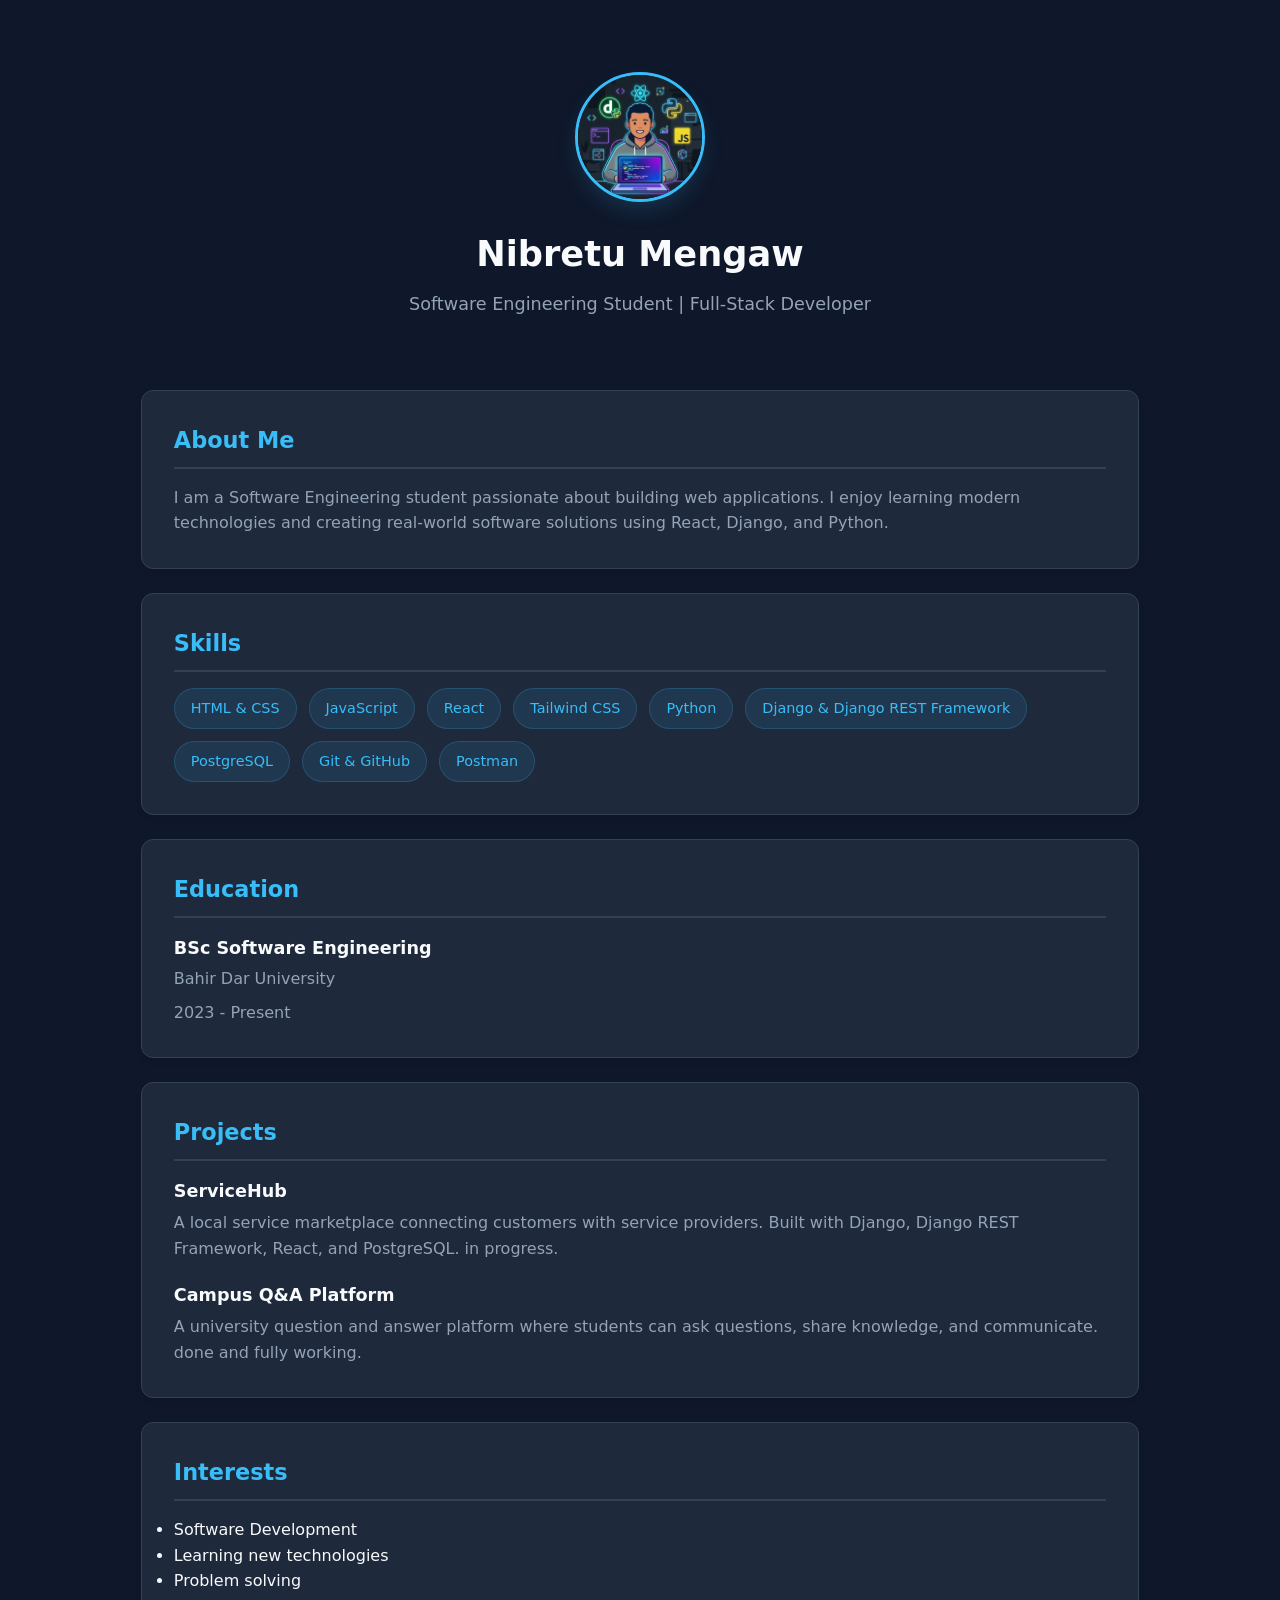
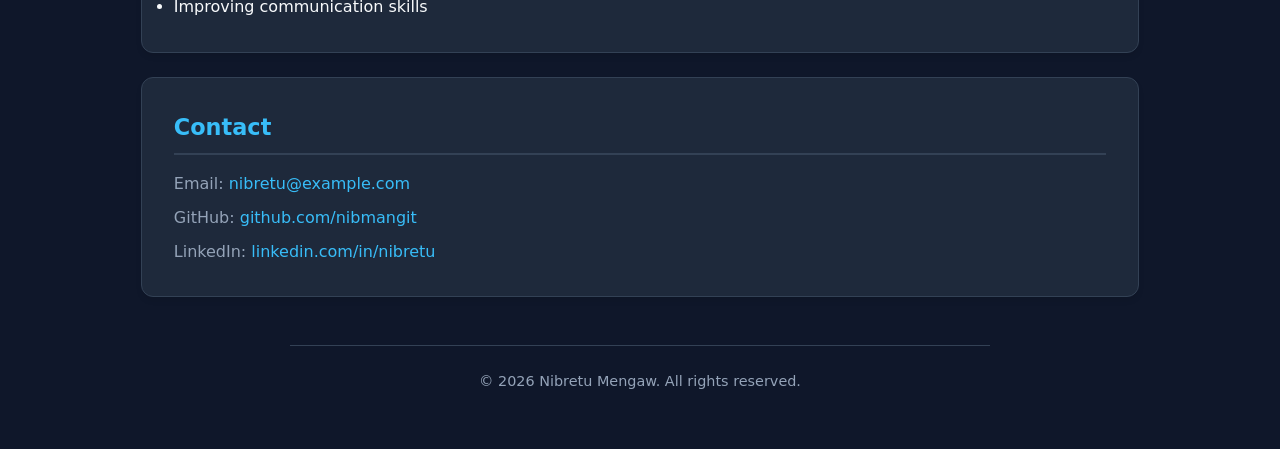
<file: week1/bio/index.html>
<!DOCTYPE html>
<html lang="en">
<head>
    <meta charset="UTF-8">
    <meta name="viewport" content="width=device-width, initial-scale=1.0">
    <title>Nibretu Mengaw - Bio</title>

    <link rel="stylesheet" href="style.css">
</head>

<body>

    <header class="hero">
        <img src="pp.png" alt="Nibretu Profile Picture">
        <h1>Nibretu Mengaw</h1>
        <p>
            Software Engineering Student | Full-Stack Developer
        </p>
    </header>

    <main>
        <section class="card">
            <h2>About Me</h2>
            <p>
                I am a Software Engineering student passionate about
                building web applications. I enjoy learning modern
                technologies and creating real-world software solutions
                using React, Django, and Python.
            </p>
        </section>

        <section class="card">
            <h2>Skills</h2>
            <ul class="skills">
                <li>HTML & CSS</li>
                <li>JavaScript</li>
                <li>React</li>
                <li>Tailwind CSS</li>
                <li>Python</li>
                <li>Django & Django REST Framework</li>
                <li>PostgreSQL</li>
                <li>Git & GitHub</li>
                <li>Postman</li>
            </ul>
        </section>

        <section class="card">
            <h2>Education</h2>
            <h3>BSc Software Engineering</h3>
            <p>
                Bahir Dar University
            </p>
            <p>
                2023 - Present
            </p>
        </section>


        <section class="card">
            <h2>Projects</h2>
            <div class="project">
                <h3>ServiceHub</h3>
                <p>
                    A local service marketplace connecting customers
                    with service providers. Built with Django,
                    Django REST Framework, React, and PostgreSQL. in progress.
                </p>
            </div>

            <div class="project">
                <h3>Campus Q&A Platform</h3>
                <p>
                    A university question and answer platform where
                    students can ask questions, share knowledge,
                    and communicate. done and fully working.
                </p>
            </div>

        </section>

        <section class="card">
            <h2>Interests</h2>
            <ul>
                <li>Software Development</li>
                <li>Learning new technologies</li>
                <li>Problem solving</li>
                <li>Improving communication skills</li>
            </ul>
        </section>

        <section class="card">
            <h2>Contact</h2>
            <p>
                Email:
                <a href="mailto:nibretu@example.com">
                    nibretu@example.com
                </a>
            </p>
            <p>
                GitHub:
                <a href="https://github.com/nibmangit">
                    github.com/nibmangit
                </a>
            </p>

            <p>
                LinkedIn:
                <a href="https://www.linkedin.com/in/nibretu-mengaw-579380373">
                    linkedin.com/in/nibretu
                </a>
            </p>
        </section>
    </main>



    <footer>

        <p>
            © 2026 Nibretu Mengaw. All rights reserved.
        </p>

    </footer>

</body>
</html>
</file>
<file: week1/bio/style.css>
/* 1. CSS Variables & main body  */
:root {
    --bg-color: #0f172a;
    --card-bg: #1e293b;
    --text-primary: #f8fafc;
    --text-secondary: #94a3b8;
    --accent-color: #38bdf8;
    --accent-hover: #0ea5e9;
    --border-color: #334155;
    --radius: 12px;
    --transition: all 0.3s ease;
}

*{
    margin: 0;
    padding: 0;
    box-sizing: border-box;
}

body {
    font-family: 'Segoe UI', system-ui, -apple-system, sans-serif;
    background-color: var(--bg-color);
    color: var(--text-primary);
    line-height: 1.6;
    display: flex;
    flex-direction: column;
    min-height: 100vh;
    padding: 2rem 1rem;
}

/* 2. Navigation Header */ 
.site-header {
    width: 100%;
    max-width: 700px;
    margin: 0 auto 2rem auto;
    display: flex;
    justify-content: space-between;
    align-items: center;
    padding: 1rem 1.5rem;
    background-color: var(--card-bg);
    border: 1px solid var(--border-color);
    border-radius: var(--radius);
}

.logo {
    font-size: 1.1rem;
    font-weight: 700;
    color: var(--accent-color);
    text-decoration: none;
}

.nav-links {
    list-style: none;
    display: flex;
    gap: 1.5rem;
}

.nav-links a {
    color: var(--text-secondary);
    text-decoration: none;
    font-size: 0.95rem;
    transition: var(--transition);
}

.nav-links a:hover {
    color: var(--accent-color);
}

/* 3. Hero Section */
.hero {
    text-align: center;
    max-width: 700px;
    margin: 0 auto 2rem auto;
    padding: 2.5rem 1rem;
}

.hero img {
    width: 130px;
    height: 130px;
    border-radius: 50%;
    object-fit: cover;
    border: 3px solid var(--accent-color);
    margin-bottom: 1rem;
    box-shadow: 0 10px 25px -5px rgba(56, 189, 248, 0.2);
}

.hero h1 {
    font-size: 2.2rem;
    font-weight: 700;
    margin-bottom: 0.5rem;
}

.hero p {
    color: var(--text-secondary);
    font-size: 1.1rem;
}

/* 4. Main page and Card Section */
main {
    max-width: 80%;
    width: 100%;
    margin: 0 auto;
    display: flex;
    flex-direction: column;
    gap: 1.5rem;
}

.card {
    background-color: var(--card-bg);
    border: 1px solid var(--border-color);
    border-radius: var(--radius);
    padding: 2rem;
    box-shadow: 0 4px 6px -1px rgba(0, 0, 0, 0.1);
    transition: var(--transition);
}

.card:hover {
    transform: translateY(-5px);
    border-color: rgba(56, 189, 248, 0.4);
}

.card h2 {
    font-size: 1.4rem;
    margin-bottom: 1rem;
    color: var(--accent-color);
    border-bottom: 2px solid var(--border-color);
    padding-bottom: 0.5rem;
}

.card p {
    color: var(--text-secondary);
}

/* 5. other custom text and footer */

ul.skills {
    list-style: none;
    display: flex;
    flex-wrap: wrap;
    gap: 0.75rem;
    margin-top: 0.5rem;
}

ul.skills li {
    background-color: rgba(56, 189, 248, 0.1);
    color: var(--accent-color);
    padding: 0.5rem 1rem;
    border-radius: 50px;
    font-size: 0.9rem;
    font-weight: 500;
    border: 1px solid rgba(56, 189, 248, 0.2);
}

/* Education Subheadings */
.card h3 {
    font-size: 1.1rem;
    color: var(--text-primary);
    margin-bottom: 0.25rem;
}

/* Projects Stack */
.project {
    margin-bottom: 1.25rem;
}

.project:last-child {
    margin-bottom: 0;
}

.project h3 {
    color: var(--text-primary);
    font-size: 1.1rem;
    margin-bottom: 0.3rem;
}

/* Contact Links */
.card p a {
    color: var(--accent-color);
    text-decoration: none;
    transition: var(--transition);
}

.card p a:hover {
    text-decoration: underline;
    color: var(--accent-hover);
}

.card p + p {
    margin-top: 0.5rem;
}
 
footer {
    text-align: center;
    margin-top: 3rem;
    padding: 1.5rem 0;
    color: var(--text-secondary);
    font-size: 0.9rem;
    border-top: 1px solid var(--border-color);
    max-width: 700px;
    width: 100%;
    margin-left: auto;
    margin-right: auto;
}
</file>
